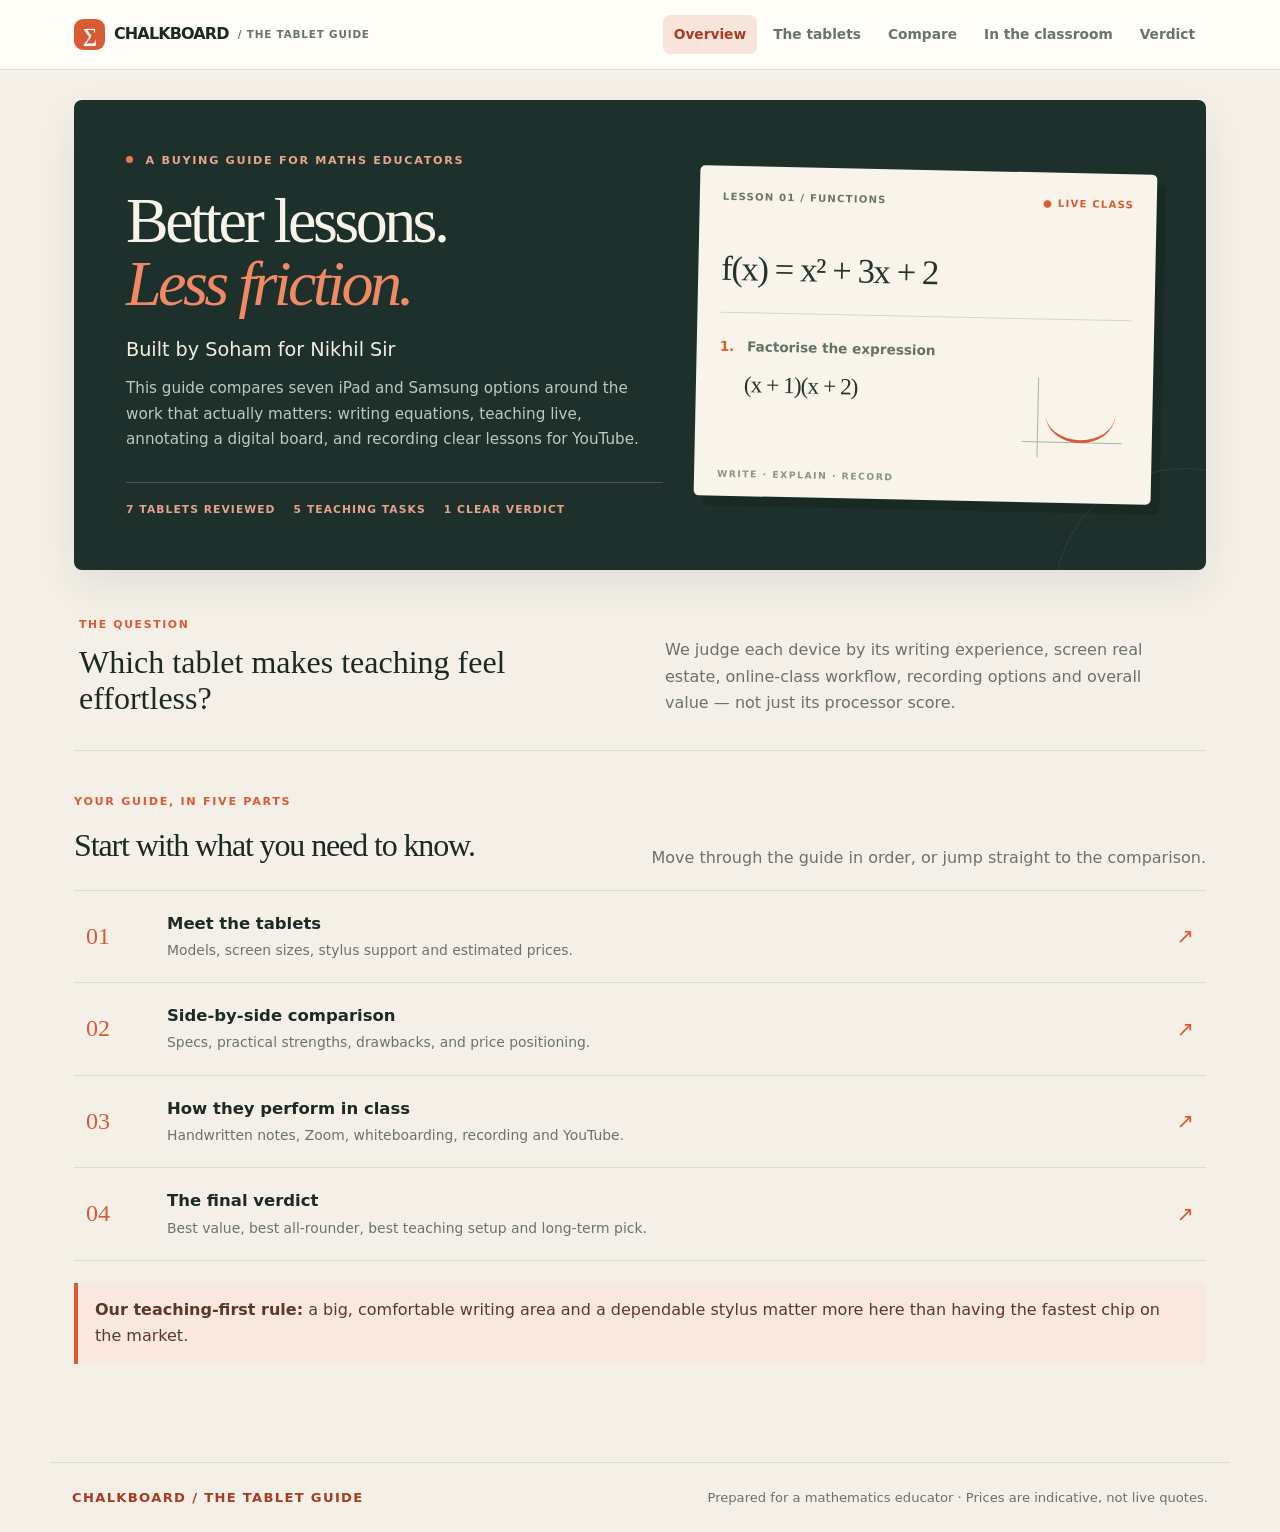
<file: index.html>
<!DOCTYPE html>
<html lang="en">
<head>
  <meta charset="UTF-8">
  <meta name="viewport" content="width=device-width, initial-scale=1.0">
  <meta name="description" content="A practical tablet buying guide for online mathematics teaching and YouTube lesson creation.">
  <title>Home | Chalkboard — The Teaching Tablet Guide</title>
  <link rel="stylesheet" href="style.css">
</head>
<body>
<header class="site-header">
  <div class="nav-wrap">
    <a class="logo" href="index.html"><span class="logo-mark">∑</span> CHALKBOARD<span class="logo-sub"> / THE TABLET GUIDE</span></a>
    <nav>
      <a class="active" href="index.html">Overview</a>
      <a href="tablets.html">The tablets</a>
      <a href="comparison.html">Compare</a>
      <a href="teaching.html">In the classroom</a>
      <a href="verdict.html">Verdict</a>
    </nav>
  </div>
</header>

<main class="container home-container">
  <section class="hero">
    <div class="hero-copy">
      <div class="eyebrow"><span class="eyebrow-dot"></span> A buying guide for maths educators</div>
      <h1>Better lessons.<br><em>Less friction.</em></h1>
      <p class="hero-lede">Built by Soham for Nikhil Sir</p>
      <p class="hero-detail">This guide compares seven iPad and Samsung options around the work that actually matters: writing equations, teaching live, annotating a digital board, and recording clear lessons for YouTube.</p>
      <div class="hero-meta"><span>7 TABLETS REVIEWED</span><span>5 TEACHING TASKS</span><span>1 CLEAR VERDICT</span></div>
    </div>
    <div class="board-art" aria-label="Decorative mathematics whiteboard illustration">
      <div class="board-top"><span>LESSON 01 / FUNCTIONS</span><span class="board-live">● LIVE CLASS</span></div>
      <div class="board-equation">f(x) = x² + 3x + 2</div>
      <div class="board-line"></div>
      <div class="board-steps"><span>1.</span> Factorise the expression</div>
      <div class="board-equation small-equation">(x + 1)(x + 2)</div>
      <div class="board-sketch"><span class="axis-y"></span><span class="axis-x"></span><span class="curve"></span></div>
      <div class="board-caption">WRITE · EXPLAIN · RECORD</div>
    </div>
  </section>

  <section class="intro-strip">
    <div><span class="kicker">THE QUESTION</span><h2>Which tablet makes teaching feel effortless?</h2></div>
    <p>We judge each device by its writing experience, screen real estate, online-class workflow, recording options and overall value — not just its processor score.</p>
  </section>

  <div class="section-head">
    <div><div class="eyebrow dark-eyebrow">Your guide, in five parts</div><h2>Start with what you need to know.</h2></div>
    <p>Move through the guide in order, or jump straight to the comparison.</p>
  </div>
  <section class="guide-list">
    <a class="guide-row" href="tablets.html"><span class="guide-no">01</span><span class="guide-main"><strong>Meet the tablets</strong><small>Models, screen sizes, stylus support and estimated prices.</small></span><span class="guide-arrow">↗</span></a>
    <a class="guide-row" href="comparison.html"><span class="guide-no">02</span><span class="guide-main"><strong>Side-by-side comparison</strong><small>Specs, practical strengths, drawbacks, and price positioning.</small></span><span class="guide-arrow">↗</span></a>
    <a class="guide-row" href="teaching.html"><span class="guide-no">03</span><span class="guide-main"><strong>How they perform in class</strong><small>Handwritten notes, Zoom, whiteboarding, recording and YouTube.</small></span><span class="guide-arrow">↗</span></a>
    <a class="guide-row" href="verdict.html"><span class="guide-no">04</span><span class="guide-main"><strong>The final verdict</strong><small>Best value, best all-rounder, best teaching setup and long-term pick.</small></span><span class="guide-arrow">↗</span></a>
  </section>
  <div class="note"><strong>Our teaching-first rule:</strong> a big, comfortable writing area and a dependable stylus matter more here than having the fastest chip on the market.</div>
</main>
<footer><span>CHALKBOARD / THE TABLET GUIDE</span><span>Prepared for a mathematics educator · Prices are indicative, not live quotes.</span></footer>
</body>
</html>
</file>
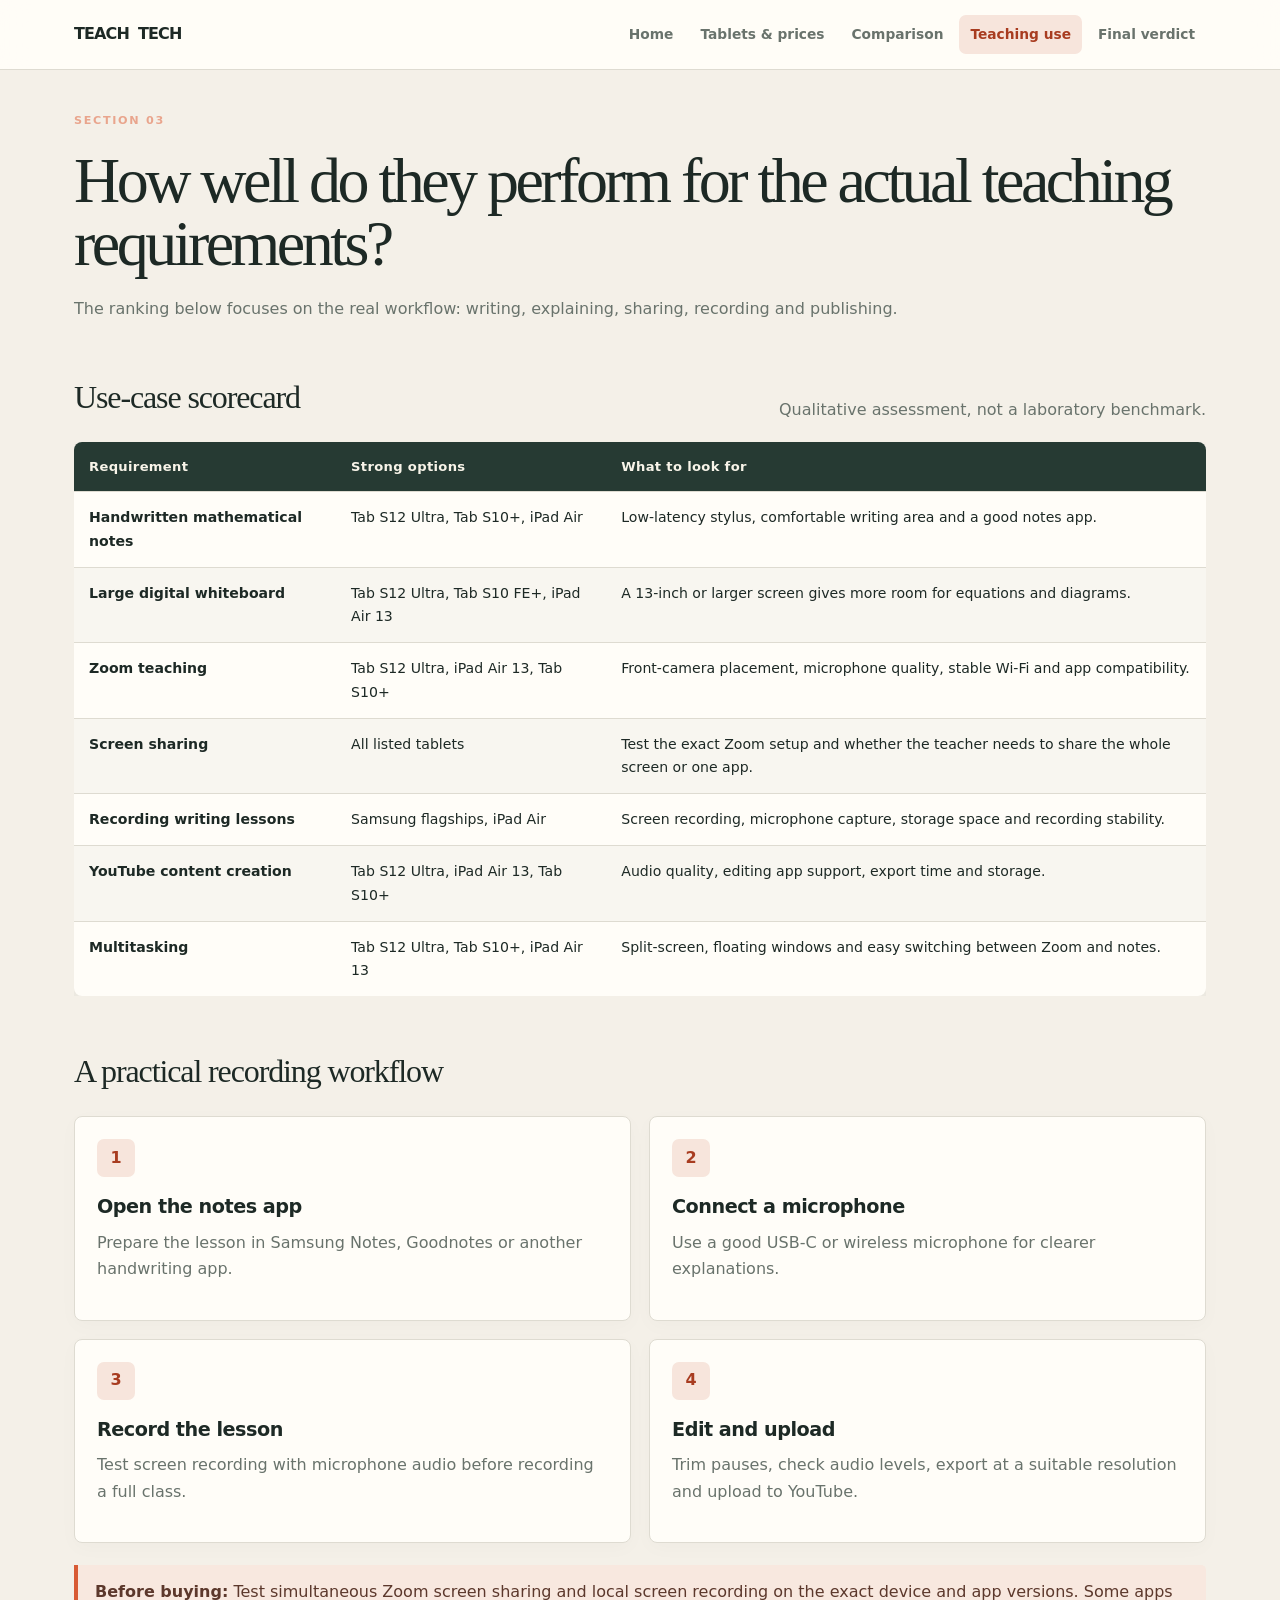
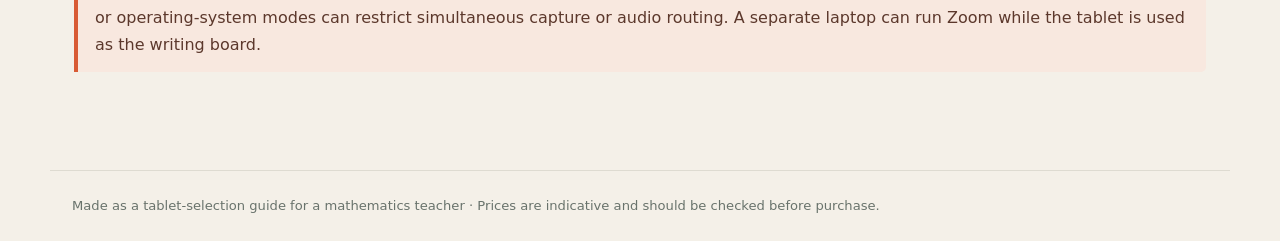
<file: teaching.html>
<!DOCTYPE html>
<html lang="en">
<head>
  <meta charset="UTF-8">
  <meta name="viewport" content="width=device-width, initial-scale=1.0">
  <meta name="description" content="A practical tablet buying guide for online mathematics teaching and YouTube lesson creation.">
  <title>Teaching requirements | TeachTech</title>
  <link rel="stylesheet" href="style.css">
</head>
<body>

<header class="site-header">
  <div class="nav-wrap">
    <a class="logo" href="index.html">TEACH<span>TECH</span></a>
    <nav>
      <a class="" href="index.html">Home</a>
      <a class="" href="tablets.html">Tablets & prices</a>
      <a class="" href="comparison.html">Comparison</a>
      <a class="active" href="teaching.html">Teaching use</a>
      <a class="" href="verdict.html">Final verdict</a>
    </nav>
  </div>
</header>

<main class="container">

<div class="eyebrow">Section 03</div><h1>How well do they perform for the actual teaching requirements?</h1>
<p class="muted">The ranking below focuses on the real workflow: writing, explaining, sharing, recording and publishing.</p>
<div class="section-head"><h2>Use-case scorecard</h2><p>Qualitative assessment, not a laboratory benchmark.</p></div>
<div style="overflow-x:auto">
<table>
<thead><tr><th>Requirement</th><th>Strong options</th><th>What to look for</th></tr></thead>
<tbody>
<tr><td><strong>Handwritten mathematical notes</strong></td><td>Tab S12 Ultra, Tab S10+, iPad Air</td><td>Low-latency stylus, comfortable writing area and a good notes app.</td></tr>
<tr><td><strong>Large digital whiteboard</strong></td><td>Tab S12 Ultra, Tab S10 FE+, iPad Air 13</td><td>A 13-inch or larger screen gives more room for equations and diagrams.</td></tr>
<tr><td><strong>Zoom teaching</strong></td><td>Tab S12 Ultra, iPad Air 13, Tab S10+</td><td>Front-camera placement, microphone quality, stable Wi-Fi and app compatibility.</td></tr>
<tr><td><strong>Screen sharing</strong></td><td>All listed tablets</td><td>Test the exact Zoom setup and whether the teacher needs to share the whole screen or one app.</td></tr>
<tr><td><strong>Recording writing lessons</strong></td><td>Samsung flagships, iPad Air</td><td>Screen recording, microphone capture, storage space and recording stability.</td></tr>
<tr><td><strong>YouTube content creation</strong></td><td>Tab S12 Ultra, iPad Air 13, Tab S10+</td><td>Audio quality, editing app support, export time and storage.</td></tr>
<tr><td><strong>Multitasking</strong></td><td>Tab S12 Ultra, Tab S10+, iPad Air 13</td><td>Split-screen, floating windows and easy switching between Zoom and notes.</td></tr>
</tbody></table></div>
<div class="section-head"><h2>A practical recording workflow</h2></div>
<section class="grid">
  <article class="card"><div class="number">1</div><h3>Open the notes app</h3><p>Prepare the lesson in Samsung Notes, Goodnotes or another handwriting app.</p></article>
  <article class="card"><div class="number">2</div><h3>Connect a microphone</h3><p>Use a good USB-C or wireless microphone for clearer explanations.</p></article>
  <article class="card"><div class="number">3</div><h3>Record the lesson</h3><p>Test screen recording with microphone audio before recording a full class.</p></article>
  <article class="card"><div class="number">4</div><h3>Edit and upload</h3><p>Trim pauses, check audio levels, export at a suitable resolution and upload to YouTube.</p></article>
</section>
<div class="note"><strong>Before buying:</strong> Test simultaneous Zoom screen sharing and local screen recording on the exact device and app versions. Some apps or operating-system modes can restrict simultaneous capture or audio routing. A separate laptop can run Zoom while the tablet is used as the writing board.</div>

</main>

<footer>Made as a tablet-selection guide for a mathematics teacher · Prices are indicative and should be checked before purchase.</footer>

</body>
</html>
</file>
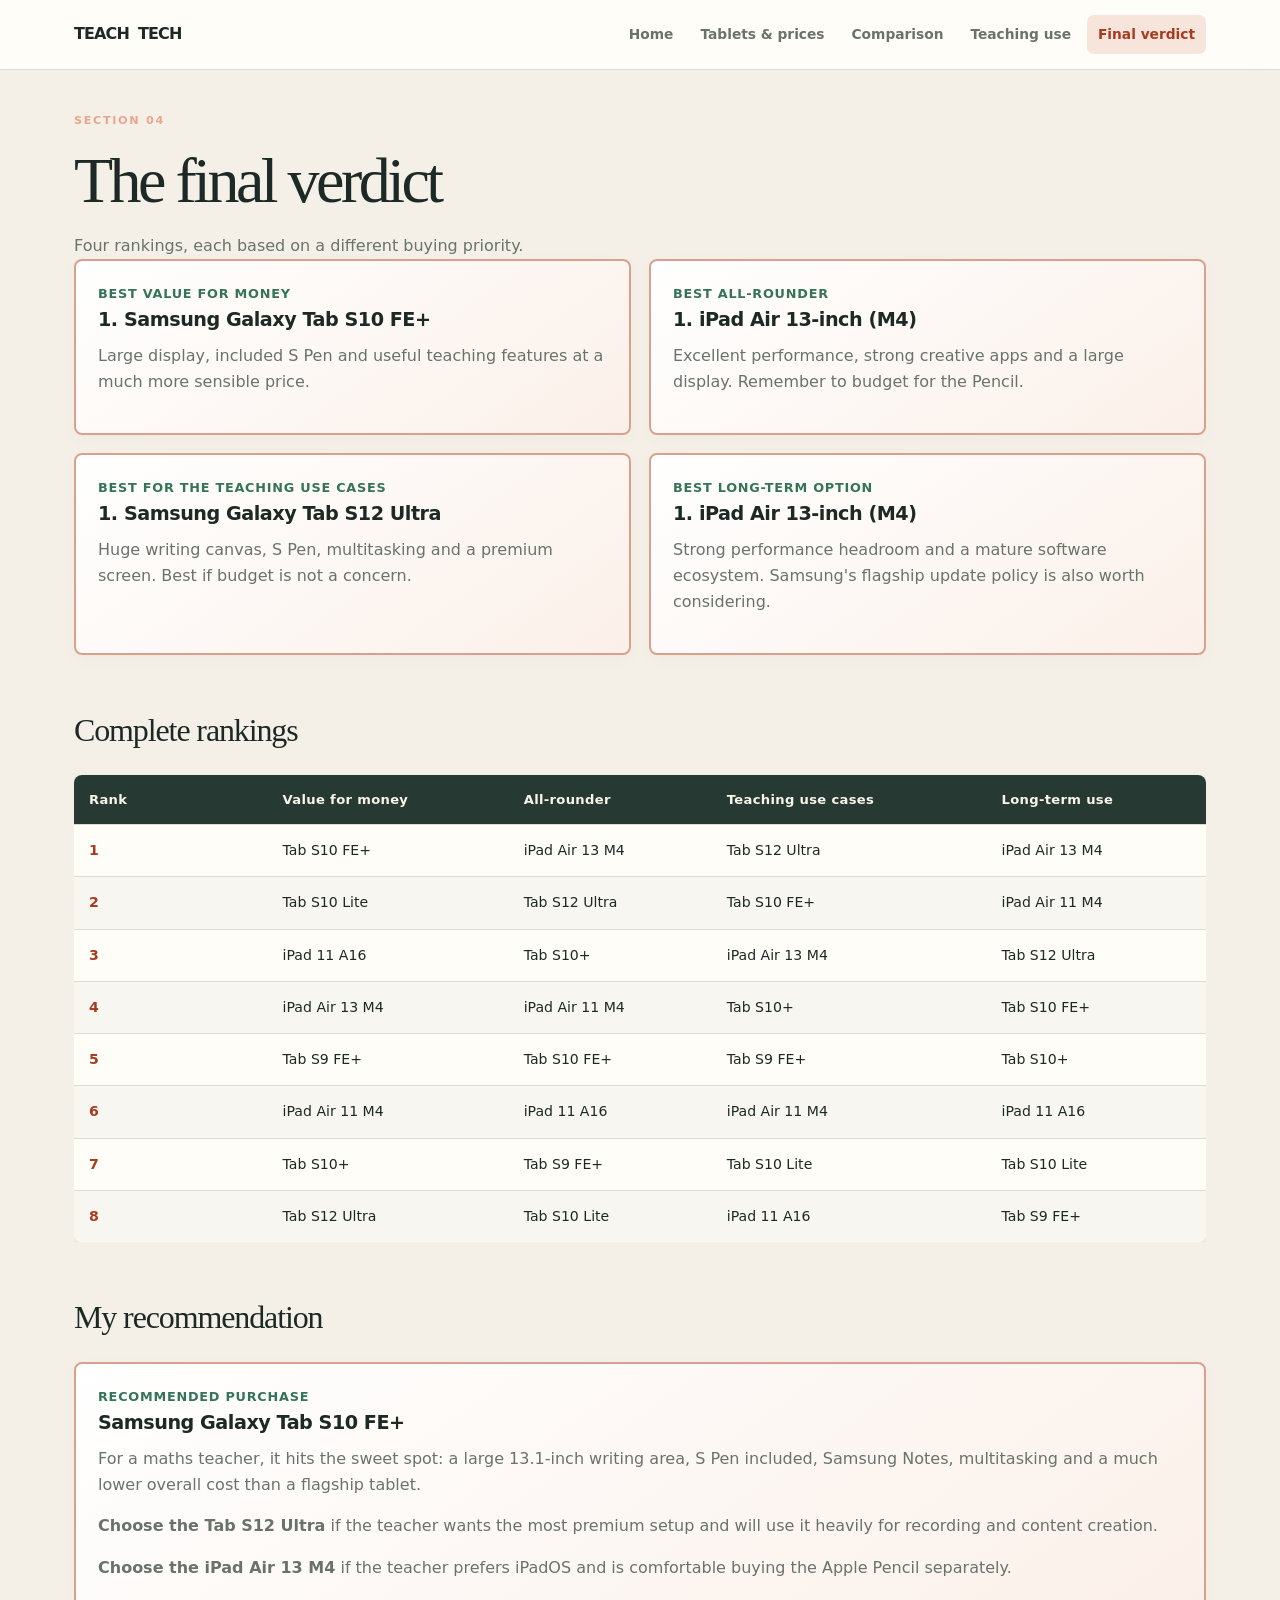
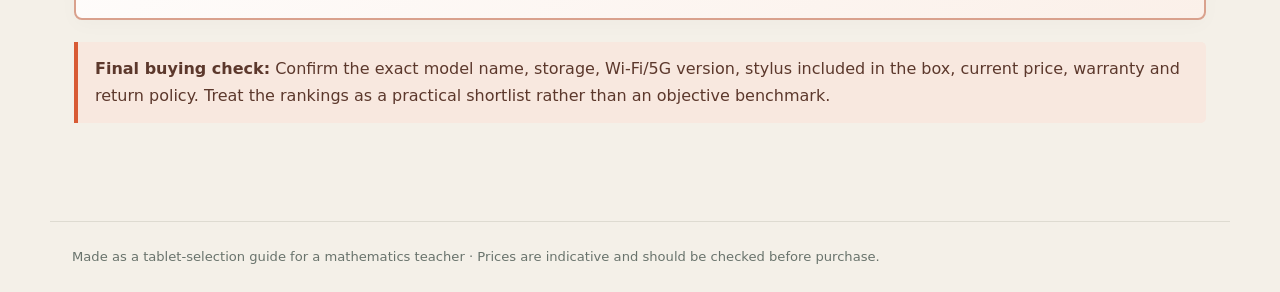
<file: verdict.html>
<!DOCTYPE html>
<html lang="en">
<head>
  <meta charset="UTF-8">
  <meta name="viewport" content="width=device-width, initial-scale=1.0">
  <meta name="description" content="A practical tablet buying guide for online mathematics teaching and YouTube lesson creation.">
  <title>Final verdict | TeachTech</title>
  <link rel="stylesheet" href="style.css">
</head>
<body>

<header class="site-header">
  <div class="nav-wrap">
    <a class="logo" href="index.html">TEACH<span>TECH</span></a>
    <nav>
      <a class="" href="index.html">Home</a>
      <a class="" href="tablets.html">Tablets & prices</a>
      <a class="" href="comparison.html">Comparison</a>
      <a class="" href="teaching.html">Teaching use</a>
      <a class="active" href="verdict.html">Final verdict</a>
    </nav>
  </div>
</header>

<main class="container">

<div class="eyebrow">Section 04</div><h1>The final verdict</h1>
<p class="muted">Four rankings, each based on a different buying priority.</p>
<section class="grid">
  <article class="card winner"><div class="winner-label">Best value for money</div><h3>1. Samsung Galaxy Tab S10 FE+</h3><p>Large display, included S Pen and useful teaching features at a much more sensible price.</p></article>
  <article class="card winner"><div class="winner-label">Best all-rounder</div><h3>1. iPad Air 13-inch (M4)</h3><p>Excellent performance, strong creative apps and a large display. Remember to budget for the Pencil.</p></article>
  <article class="card winner"><div class="winner-label">Best for the teaching use cases</div><h3>1. Samsung Galaxy Tab S12 Ultra</h3><p>Huge writing canvas, S Pen, multitasking and a premium screen. Best if budget is not a concern.</p></article>
  <article class="card winner"><div class="winner-label">Best long-term option</div><h3>1. iPad Air 13-inch (M4)</h3><p>Strong performance headroom and a mature software ecosystem. Samsung's flagship update policy is also worth considering.</p></article>
</section>
<div class="section-head"><h2>Complete rankings</h2></div>
<div style="overflow-x:auto">
<table>
<thead><tr><th>Rank</th><th>Value for money</th><th>All-rounder</th><th>Teaching use cases</th><th>Long-term use</th></tr></thead>
<tbody>
<tr><td class="rank">1</td><td>Tab S10 FE+</td><td>iPad Air 13 M4</td><td>Tab S12 Ultra</td><td>iPad Air 13 M4</td></tr>
<tr><td class="rank">2</td><td>Tab S10 Lite</td><td>Tab S12 Ultra</td><td>Tab S10 FE+</td><td>iPad Air 11 M4</td></tr>
<tr><td class="rank">3</td><td>iPad 11 A16</td><td>Tab S10+</td><td>iPad Air 13 M4</td><td>Tab S12 Ultra</td></tr>
<tr><td class="rank">4</td><td>iPad Air 13 M4</td><td>iPad Air 11 M4</td><td>Tab S10+</td><td>Tab S10 FE+</td></tr>
<tr><td class="rank">5</td><td>Tab S9 FE+</td><td>Tab S10 FE+</td><td>Tab S9 FE+</td><td>Tab S10+</td></tr>
<tr><td class="rank">6</td><td>iPad Air 11 M4</td><td>iPad 11 A16</td><td>iPad Air 11 M4</td><td>iPad 11 A16</td></tr>
<tr><td class="rank">7</td><td>Tab S10+</td><td>Tab S9 FE+</td><td>Tab S10 Lite</td><td>Tab S10 Lite</td></tr>
<tr><td class="rank">8</td><td>Tab S12 Ultra</td><td>Tab S10 Lite</td><td>iPad 11 A16</td><td>Tab S9 FE+</td></tr>
</tbody></table></div>
<div class="section-head"><h2>My recommendation</h2></div>
<article class="card winner">
  <div class="winner-label">Recommended purchase</div>
  <h3>Samsung Galaxy Tab S10 FE+</h3>
  <p>For a maths teacher, it hits the sweet spot: a large 13.1-inch writing area, S Pen included, Samsung Notes, multitasking and a much lower overall cost than a flagship tablet.</p>
  <p><strong>Choose the Tab S12 Ultra</strong> if the teacher wants the most premium setup and will use it heavily for recording and content creation.</p>
  <p><strong>Choose the iPad Air 13 M4</strong> if the teacher prefers iPadOS and is comfortable buying the Apple Pencil separately.</p>
</article>
<div class="note"><strong>Final buying check:</strong> Confirm the exact model name, storage, Wi-Fi/5G version, stylus included in the box, current price, warranty and return policy. Treat the rankings as a practical shortlist rather than an objective benchmark.</div>

</main>

<footer>Made as a tablet-selection guide for a mathematics teacher · Prices are indicative and should be checked before purchase.</footer>

</body>
</html>
</file>
<file: style.css>
:root {
  --paper: #f4f0e8;
  --surface: #fffdf8;
  --ink: #1d2925;
  --muted: #69736c;
  --line: #dedbd1;
  --brand: #d85b35;
  --brand-dark: #a83c20;
  --soft: #f7e5dc;
  --green: #36745a;
  --shadow: 0 16px 40px rgba(29,41,37,.08);
}
* { box-sizing: border-box; }
html { scroll-behavior: smooth; }
body { margin: 0; font-family: Inter, ui-sans-serif, system-ui, -apple-system, Segoe UI, Roboto, Arial, sans-serif; color: var(--ink); background: var(--paper); line-height: 1.65; }
a { color: inherit; text-decoration: none; }
.site-header { background: rgba(255,253,248,.94); border-bottom: 1px solid var(--line); position: sticky; top: 0; z-index: 10; backdrop-filter: blur(14px); }
.nav-wrap { max-width: 1180px; margin: auto; padding: 15px 24px; display: flex; align-items: center; justify-content: space-between; gap: 20px; }
.logo { display: flex; align-items: center; gap: 9px; font-weight: 900; letter-spacing: -.055em; font-size: 1rem; white-space: nowrap; }
.logo-mark { display: grid; place-items: center; width: 31px; height: 31px; border-radius: 9px; background: var(--brand); color: white; font-family: Georgia,serif; font-size: 1.25rem; }
.logo-sub { color: var(--muted); font-size: .65rem; letter-spacing: .08em; font-weight: 750; }
nav { display: flex; gap: 5px; flex-wrap: wrap; justify-content: flex-end; }
nav a { color: var(--muted); font-size: .86rem; padding: 8px 11px; border-radius: 7px; font-weight: 650; }
nav a:hover, nav a.active { color: var(--brand-dark); background: var(--soft); }
.container { max-width: 1180px; margin: auto; padding: 42px 24px 76px; }
.home-container { padding-top: 30px; }
.hero { display: grid; grid-template-columns: 1.08fr .92fr; gap: 34px; align-items: center; padding: 52px; border-radius: 8px; color: #f8f4e9; background: #1d302b; box-shadow: var(--shadow); overflow: hidden; position: relative; }
.hero:after { content: ""; position: absolute; width: 260px; height: 260px; border: 1px solid rgba(255,255,255,.08); border-radius: 50%; right: -110px; bottom: -160px; }
.eyebrow { text-transform: uppercase; letter-spacing: .15em; font-size: .7rem; font-weight: 850; color: #e9a58d; }
.eyebrow-dot { display: inline-block; width: 7px; height: 7px; background: #e87952; border-radius: 50%; margin-right: 7px; vertical-align: 1px; }
h1 { font-family: Georgia, 'Times New Roman', serif; font-size: clamp(2.8rem, 5vw, 5rem); line-height: .98; letter-spacing: -.055em; margin: 20px 0; font-weight: 500; }
h1 em { color: #f18a64; font-weight: 500; }
.hero-lede { max-width: 560px; color: #f5eee2; font-size: 1.2rem; line-height: 1.5; margin: 0 0 12px; }
.hero-detail { max-width: 580px; color: #bdc9c0; font-size: .95rem; margin: 0; }
.hero-meta { display: flex; flex-wrap: wrap; gap: 18px; margin-top: 30px; padding-top: 18px; border-top: 1px solid rgba(255,255,255,.18); color: #e8a18a; font-size: .67rem; font-weight: 850; letter-spacing: .1em; }
.board-art { min-height: 330px; padding: 23px; background: #f8f4e9; color: #23332e; border-radius: 5px; transform: rotate(1.2deg); box-shadow: 9px 10px 0 rgba(0,0,0,.13); position: relative; }
.board-top { display: flex; justify-content: space-between; font-size: .63rem; font-weight: 900; letter-spacing: .12em; color: #68766c; }
.board-live { color: var(--brand); }
.board-equation { font-family: Georgia,serif; font-size: clamp(1.5rem, 2.7vw, 2.3rem); margin: 34px 0 15px; letter-spacing: -.04em; }
.board-line { width: 100%; height: 1px; background: #d8d5ca; }
.board-steps { margin-top: 22px; font-size: .85rem; font-weight: 700; color: #647068; }
.board-steps span { color: var(--brand); margin-right: 8px; }
.small-equation { margin: 8px 0 0 25px; font-size: 1.45rem; }
.board-sketch { position: absolute; right: 25px; bottom: 45px; width: 105px; height: 85px; }
.axis-y,.axis-x { position: absolute; background: #aab2a8; }
.axis-y { width: 1px; height: 80px; left: 15px; bottom: 0; }
.axis-x { height: 1px; width: 100px; left: 0; bottom: 15px; }
.curve { position: absolute; left: 23px; bottom: 15px; width: 70px; height: 58px; border-top: 3px solid var(--brand); border-radius: 50% 50% 0 0; transform: rotate(180deg); }
.board-caption { position: absolute; left: 23px; bottom: 15px; font-size: .58rem; letter-spacing: .16em; font-weight: 900; color: #89938a; }
.intro-strip { display: grid; grid-template-columns: 1fr 1fr; gap: 50px; align-items: end; padding: 40px 5px 34px; border-bottom: 1px solid var(--line); }
.kicker { color: var(--brand); font-size: .68rem; font-weight: 900; letter-spacing: .15em; }
.intro-strip h2 { font-family: Georgia,serif; font-size: 2rem; line-height: 1.12; font-weight: 500; margin: 8px 0 0; max-width: 500px; }
.intro-strip p { margin: 0; color: var(--muted); max-width: 520px; }
.section-head { margin: 42px 0 18px; display: flex; justify-content: space-between; gap: 20px; align-items: end; }
.section-head h2 { margin: 7px 0 0; font-family: Georgia,serif; font-size: 2rem; font-weight: 500; letter-spacing: -.035em; }
.section-head p, .muted { color: var(--muted); margin: 0; }
.dark-eyebrow { color: var(--brand); }
.grid { display: grid; grid-template-columns: repeat(2, minmax(0,1fr)); gap: 18px; }
.grid.three { grid-template-columns: repeat(3, minmax(0,1fr)); }
.card { background: var(--surface); border: 1px solid var(--line); border-radius: 8px; padding: 22px; box-shadow: 0 5px 20px rgba(23,32,51,.025); }
.card h3 { margin: 0 0 7px; font-size: 1.2rem; letter-spacing: -.025em; }
.card p { color: var(--muted); margin: 0 0 15px; }
.card-link { display: inline-flex; color: var(--brand-dark); font-weight: 800; margin-top: 8px; }
.number { width: 38px; height: 38px; display: grid; place-items: center; border-radius: 7px; background: var(--soft); color: var(--brand-dark); font-weight: 850; margin-bottom: 14px; }
.product-img { width: 100%; height: 185px; object-fit: contain; background: #eeece5; border-radius: 5px; margin-bottom: 15px; }
.price { font-size: 1.15rem; font-weight: 850; color: var(--brand-dark); }
.tag { display: inline-block; padding: 5px 9px; border-radius: 4px; background: var(--soft); color: var(--brand-dark); font-size: .75rem; font-weight: 800; margin-bottom: 9px; }
.note { border-left: 4px solid var(--brand); background: #f8e8df; padding: 14px 17px; border-radius: 0 5px 5px 0; color: #5c382c; margin: 22px 0; }
table { width: 100%; border-collapse: collapse; background: var(--surface); border-radius: 8px; overflow: hidden; box-shadow: var(--shadow); }
th, td { text-align: left; padding: 14px 15px; border-bottom: 1px solid var(--line); vertical-align: top; min-width: 125px; }
th { background: #263a33; color: #f8f4e9; font-size: .82rem; letter-spacing: .025em; }
td { font-size: .88rem; }
tr:last-child td { border-bottom: 0; }
tbody tr:nth-child(even) { background: #f8f6f0; }
.rank { font-weight: 900; color: var(--brand-dark); }
.winner { border: 2px solid #d9a18d; background: linear-gradient(145deg, white, #fbf0e9); }
.winner-label { color: var(--green); font-weight: 850; font-size: .8rem; text-transform: uppercase; letter-spacing: .06em; }
footer { border-top: 1px solid var(--line); padding: 24px 22px; color: var(--muted); text-align: center; font-size: .82rem; display: flex; justify-content: space-between; gap: 16px; max-width: 1180px; margin: auto; }
footer span:first-child { color: var(--brand-dark); font-weight: 900; letter-spacing: .1em; }
.small { font-size: .84rem; color: var(--muted); }
ul.clean { padding-left: 20px; color: var(--muted); }
ul.clean li { margin: 7px 0; }
.guide-list { border-top: 1px solid var(--line); }
.guide-row { display: grid; grid-template-columns: 65px 1fr 30px; align-items: center; gap: 16px; padding: 19px 12px; border-bottom: 1px solid var(--line); transition: .18s ease; }
.guide-row:hover { background: rgba(255,253,248,.72); padding-left: 19px; }
.guide-no { color: var(--brand); font-family: Georgia,serif; font-size: 1.5rem; }
.guide-main strong { display: block; font-size: 1.03rem; }
.guide-main small { color: var(--muted); font-size: .87rem; }
.guide-arrow { color: var(--brand); font-size: 1.3rem; text-align: right; }
@media (max-width: 850px) {
  .hero { grid-template-columns: 1fr; padding: 34px; }
  .board-art { min-height: 300px; }
  .intro-strip { grid-template-columns: 1fr; gap: 15px; }
}
@media (max-width: 760px) {
  .nav-wrap { align-items: flex-start; flex-direction: column; }
  nav { justify-content: flex-start; }
  .container { padding: 25px 15px 50px; }
  .hero { padding: 28px 22px; }
  .grid, .grid.three { grid-template-columns: 1fr; }
  .section-head { align-items: flex-start; flex-direction: column; }
  table { display: block; overflow-x: auto; white-space: normal; }
  footer { flex-direction: column; }
  .logo-sub { display: none; }
  .guide-row { grid-template-columns: 40px 1fr 22px; gap: 10px; }
}

/* Comparison table: keep each model's pros and cons aligned in its own row. */
.table-wrap { width: 100%; overflow-x: auto; border-radius: 8px; }
.comparison-table { min-width: 1120px; table-layout: auto; }
.comparison-table th:first-child { min-width: 185px; }
.comparison-table td { min-width: 145px; }
.comparison-table td:nth-child(5), .comparison-table td:nth-child(6) { min-width: 220px; }
.table-list { margin: 0; padding-left: 18px; line-height: 1.45; }
.table-list li { margin: 0 0 7px; }
.table-list li:last-child { margin-bottom: 0; }
.table-list.pros li::marker { color: #36745a; }
.table-list.cons li::marker { color: #d85b35; }
.table-hint { display: none; color: var(--muted); font-size: .8rem; margin: 0 0 8px; }
@media (max-width: 760px) {
  .table-hint { display: block; }
  .comparison-table { min-width: 1120px; }
}

/* Fixed square product-image slots in the comparison table. */
.comparison-table { min-width: 1270px; }
.comparison-table th:nth-child(2) { min-width: 150px; width: 150px; }
.comparison-table td.image-cell { min-width: 150px; width: 150px; padding: 12px; text-align: center; vertical-align: middle; }
.comparison-product-img { display: block; width: 120px; height: 120px; object-fit: contain; object-position: center; background: #f0eee7; border: 1px solid var(--line); border-radius: 6px; margin: 0 auto; }
.image-instructions { margin: 8px 0 12px; }

/* Expanded tablet detail cards and official feature callouts. */
.card .product-img { display: block; transition: transform .18s ease, opacity .18s ease; }
.card > a:first-child:hover .product-img { transform: scale(1.015); opacity: .94; }
.feature-callout { background: #f7f4eb; border: 1px solid var(--line); border-left: 3px solid var(--green); border-radius: 5px; padding: 13px 15px 8px; margin: 17px 0; }
.feature-callout > strong { color: var(--brand-dark); }
.feature-callout ul.clean { margin-top: 7px; }
.card .small { margin-top: 10px; }
</file>
